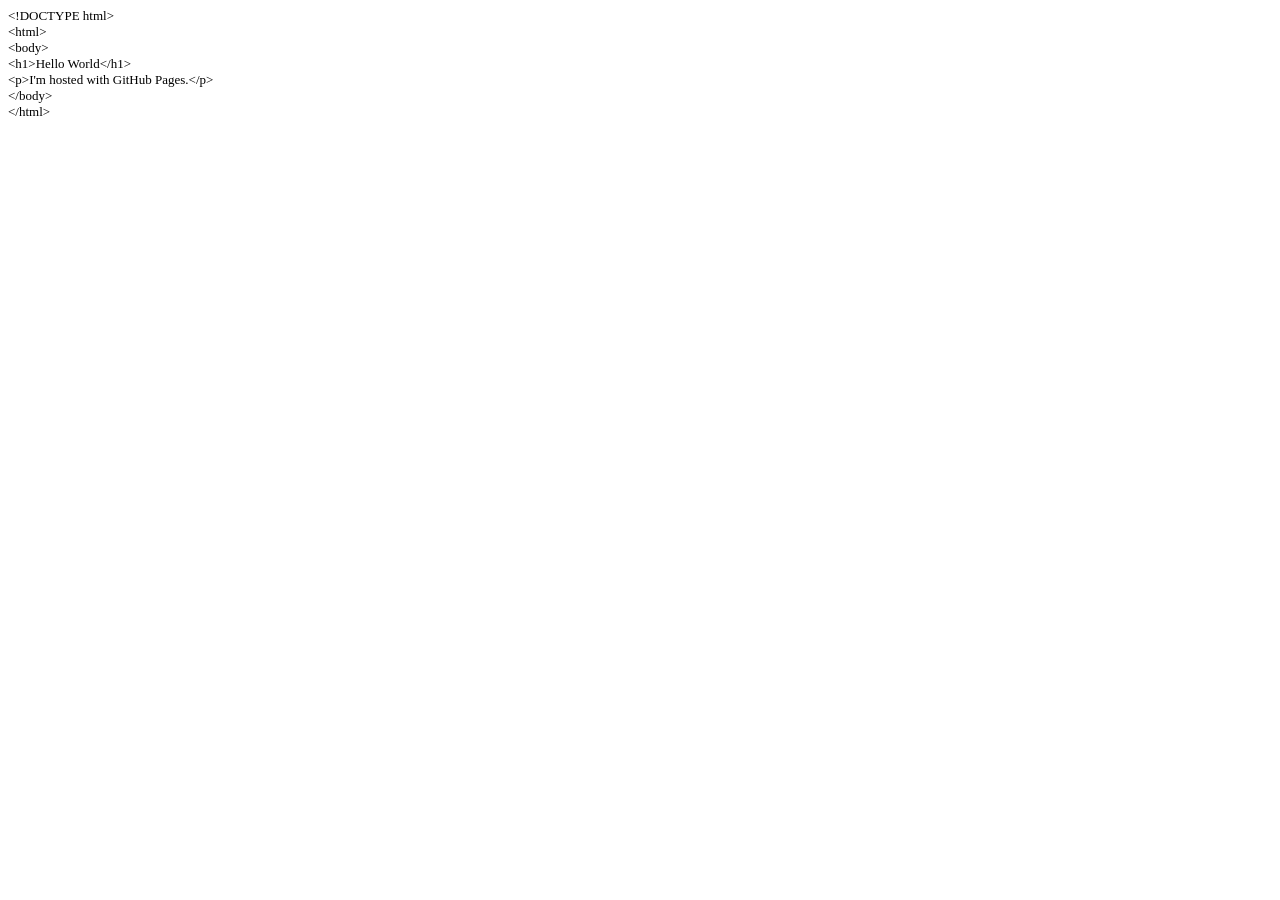
<file: index.htm>
<!DOCTYPE html PUBLIC "-//W3C//DTD HTML 4.01//EN" "http://www.w3.org/TR/html4/strict.dtd">
<html>
<head>
  <meta http-equiv="Content-Type" content="text/html; charset=utf-8">
  <meta http-equiv="Content-Style-Type" content="text/css">
  <title></title>
  <meta name="Generator" content="Cocoa HTML Writer">
  <meta name="CocoaVersion" content="2575.4">
  <style type="text/css">
    p.p1 {margin: 0.0px 0.0px 0.0px 0.0px; font: 13.0px 'Helvetica Neue'}
  </style>
</head>
<body>
<p class="p1">&lt;!DOCTYPE html&gt;</p>
<p class="p1">&lt;html&gt;</p>
<p class="p1">&lt;body&gt;</p>
<p class="p1">&lt;h1&gt;Hello World&lt;/h1&gt;</p>
<p class="p1">&lt;p&gt;I'm hosted with GitHub Pages.&lt;/p&gt;</p>
<p class="p1">&lt;/body&gt;</p>
<p class="p1">&lt;/html&gt;</p>
</body>
</html>
</file>
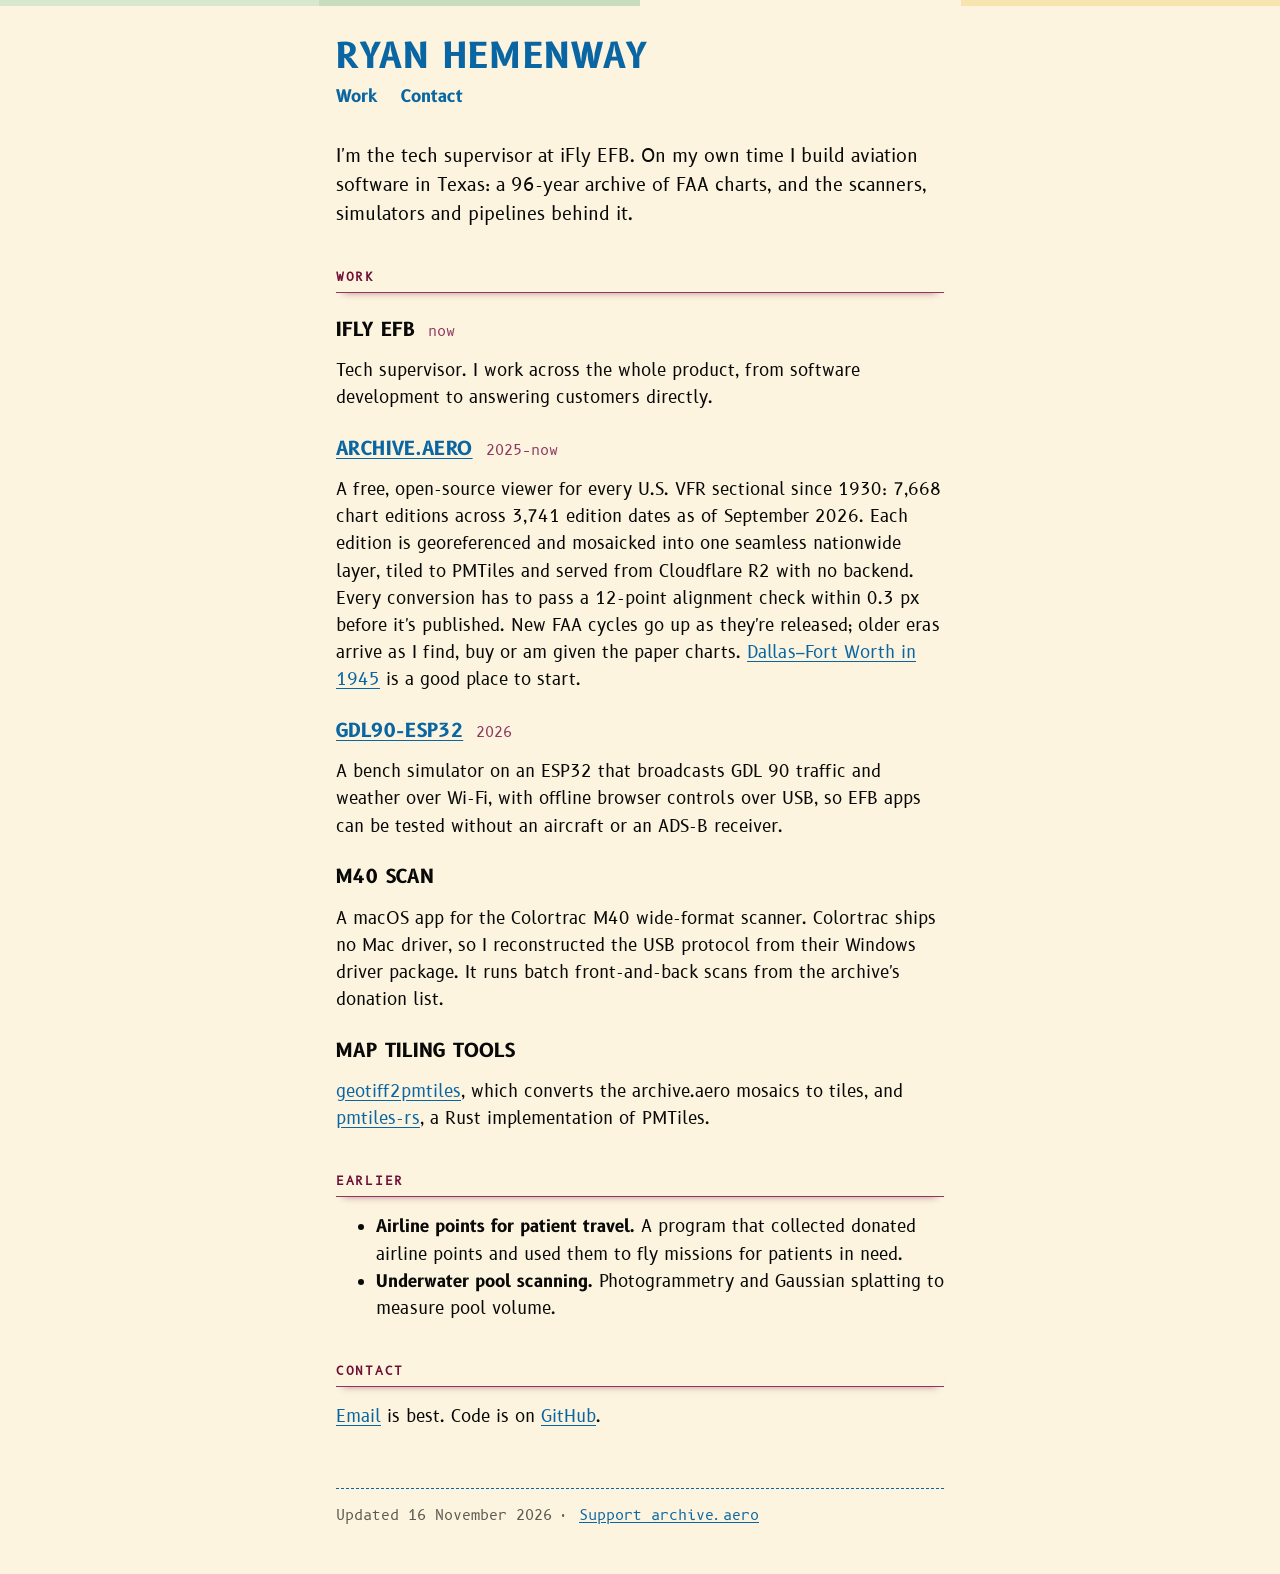
<file: index.html>
<!doctype html>
<html lang="en">
<head>
<meta charset="utf-8">
<meta name="viewport" content="width=device-width, initial-scale=1">
<title>Ryan Hemenway</title>
<meta name="description" content="Ryan Hemenway is the tech supervisor at iFly EFB and builds archive.aero, every U.S. VFR sectional since 1930 on one timeline.">
<link rel="canonical" href="https://ryanhemenway.com/">
<meta property="og:type" content="website">
<meta property="og:title" content="Ryan Hemenway">
<meta property="og:description" content="Tech supervisor at iFly EFB, and builder of archive.aero: every U.S. sectional since 1930 on one timeline.">
<meta property="og:url" content="https://ryanhemenway.com/">
<meta property="og:image" content="https://ryanhemenway.com/img/og.jpg">
<meta name="twitter:card" content="summary_large_image">
<link rel="stylesheet" href="/style.css">
</head>
<body>
<header class="h-card">
  <h1 class="p-name">Ryan Hemenway</h1>
  <nav>
    <a href="#work">Work</a>
    <a href="/contact.html">Contact</a>
  </nav>
  <p class="lede p-note">I'm the tech supervisor at <span class="p-org">iFly EFB</span>. On my own time I build aviation software in Texas: a 96-year archive of FAA charts, and the scanners, simulators and pipelines behind it.</p>
</header>

<main>
  <h2 id="work">Work</h2>

  <h3>iFly EFB <span class="meta">now</span></h3>
  <p><span class="p-job-title">Tech supervisor.</span> I work across the whole product, from software development to answering customers directly.</p>

  <h3><a href="https://archive.aero">archive.aero</a> <span class="meta">2025–now</span></h3>
  <p>A free, open-source viewer for every U.S. VFR sectional since 1930: 7,668 chart editions across 3,741 edition dates as of September 2026. Each edition is georeferenced and mosaicked into one seamless nationwide layer, tiled to PMTiles and served from Cloudflare R2 with no backend. Every conversion has to pass a 12-point alignment check within 0.3 px before it's published. New FAA cycles go up as they're released; older eras arrive as I find, buy or am given the paper charts.
  <a href="https://archive.aero/?date=1945-06-01&amp;lat=32.85&amp;lng=-96.85&amp;zoom=9">Dallas–Fort Worth in 1945</a> is a good place to start.</p>

  <h3><a href="https://github.com/hemenway/gdl90-esp32">gdl90-esp32</a> <span class="meta">2026</span></h3>
  <p>A bench simulator on an ESP32 that broadcasts GDL 90 traffic and weather over Wi-Fi, with offline browser controls over USB, so EFB apps can be tested without an aircraft or an ADS-B receiver.</p>

  <h3>M40 Scan</h3>
  <p>A macOS app for the Colortrac M40 wide-format scanner. Colortrac ships no Mac driver, so I reconstructed the USB protocol from their Windows driver package. It runs batch front-and-back scans from the archive's donation list.</p>

  <h3>Map tiling tools</h3>
  <p><a href="https://github.com/hemenway/geotiff2pmtiles">geotiff2pmtiles</a>, which converts the archive.aero mosaics to tiles, and <a href="https://github.com/hemenway/pmtiles-rs">pmtiles-rs</a>, a Rust implementation of PMTiles.</p>

  <h2 id="earlier">Earlier</h2>
  <ul>
    <li><strong>Airline points for patient travel.</strong> A program that collected donated airline points and used them to fly missions for patients in need.</li>
    <li><strong>Underwater pool scanning.</strong> Photogrammetry and Gaussian splatting to measure pool volume.</li>
  </ul>

  <h2 id="contact">Contact</h2>
  <p><a class="u-email" href="mailto:00-wheel-ankles@icloud.com">Email</a> is best. Code is on <a rel="me" href="https://github.com/hemenway">GitHub</a>.</p>
</main>

<footer>
  Updated 16 November 2026 ·
  <a href="https://buymeacoffee.com/ryanhemenway">Support archive.aero</a>
</footer>
<script data-goatcounter="https://hemenway.goatcounter.com/count" async src="https://gc.zgo.at/count.js"></script>
</body>
</html>
</file>
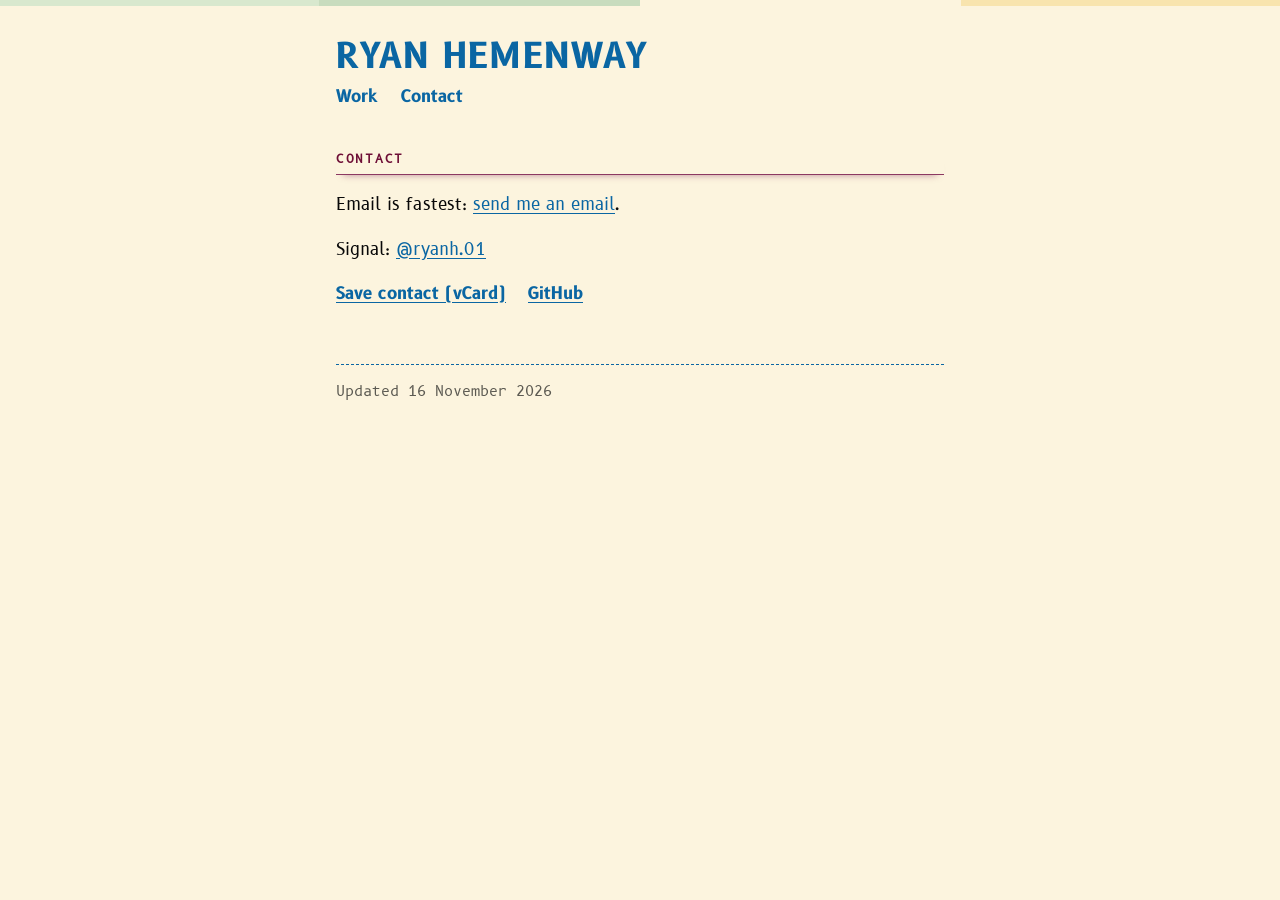
<file: contact.html>
<!doctype html>
<html lang="en">
<head>
<meta charset="utf-8">
<meta name="viewport" content="width=device-width, initial-scale=1">
<title>Contact · Ryan Hemenway</title>
<meta name="description" content="How to reach Ryan Hemenway.">
<link rel="canonical" href="https://ryanhemenway.com/contact.html">
<link rel="stylesheet" href="/style.css">
</head>
<body>
<header>
  <h1><a href="/" style="color:inherit;text-decoration:none">Ryan Hemenway</a></h1>
  <nav>
    <a href="/#work">Work</a>
    <a href="/contact.html">Contact</a>
  </nav>
</header>

<main class="h-card">
  <h2>Contact</h2>
  <p>Email is fastest: <a class="u-email" href="mailto:00-wheel-ankles@icloud.com">send me an email</a>.</p>
  <p>Signal: <a href="https://signal.me/#eu/59IIe5qTwwt0dtXeT381KWmg3sx8RgnXX4QPgTlv_g4oUBYsHK1PRI5F96ia_LX9">@ryanh.01</a></p>
  <p class="links">
    <a href="/ryan-hemenway.vcf">Save contact (vCard)</a>
    <a rel="me" href="https://github.com/hemenway">GitHub</a>
  </p>
  <span class="p-name" hidden>Ryan Hemenway</span>
  <a class="u-url" href="https://ryanhemenway.com/" hidden>ryanhemenway.com</a>
</main>

<footer>Updated 16 November 2026</footer>
<script data-goatcounter="https://hemenway.goatcounter.com/count" async src="https://gc.zgo.at/count.js"></script>
</body>
</html>
</file>
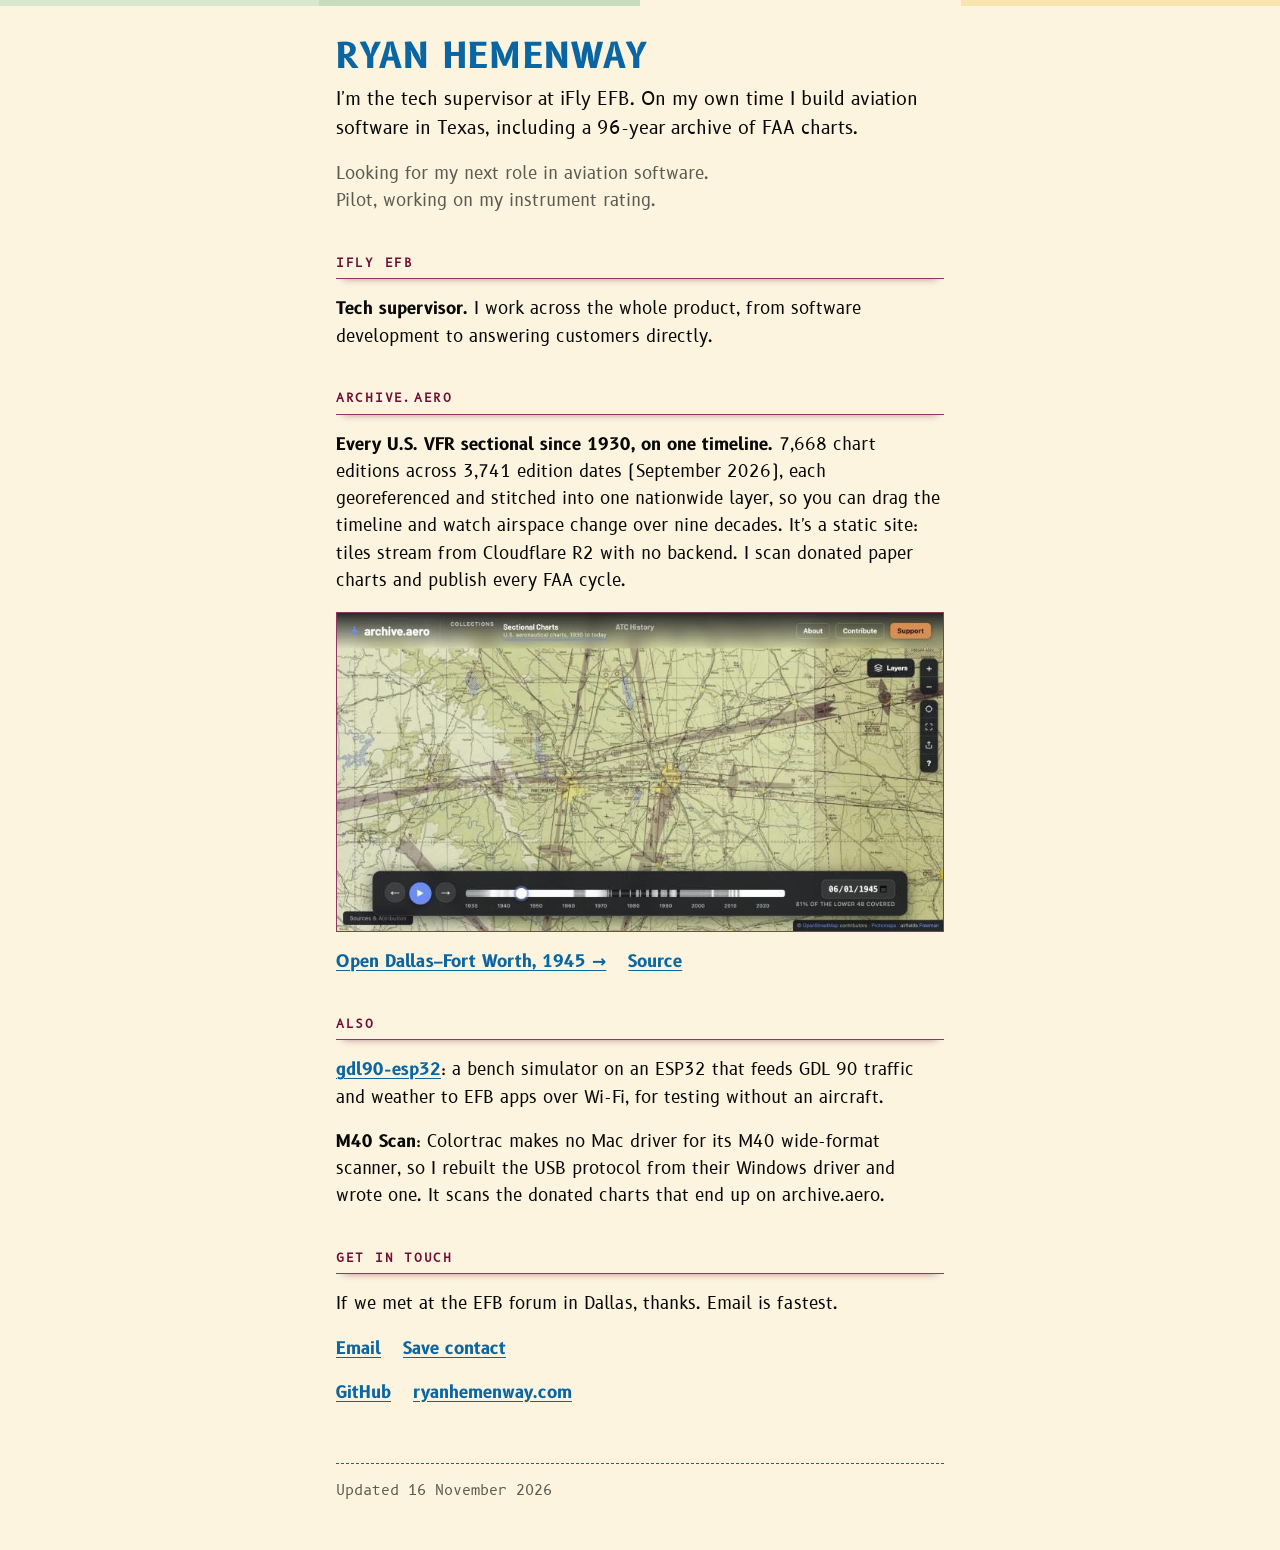
<file: hi.html>
<!doctype html>
<html lang="en">
<head>
<meta charset="utf-8">
<meta name="viewport" content="width=device-width, initial-scale=1">
<title>Ryan Hemenway</title>
<meta name="description" content="Tech supervisor at iFly EFB. I also build archive.aero, every U.S. VFR sectional since 1930 on one timeline.">
<link rel="canonical" href="https://ryanhemenway.com/hi">
<meta property="og:type" content="profile">
<meta property="og:title" content="Ryan Hemenway">
<meta property="og:description" content="Tech supervisor at iFly EFB, and builder of archive.aero: every U.S. sectional since 1930 on one timeline.">
<meta property="og:url" content="https://ryanhemenway.com/hi">
<meta property="og:image" content="https://ryanhemenway.com/img/og.jpg">
<meta name="twitter:card" content="summary_large_image">
<link rel="preload" href="/fonts/b612-latin-400-normal.woff2" as="font" type="font/woff2" crossorigin>
<link rel="stylesheet" href="/style.css">
</head>
<body>
<main class="h-card">
  <!-- Optional: a small headshot (~15 KB) helps people remember which of
       40 conversations you were. Add it as /img/ryan.jpg and uncomment.
  <img class="u-photo" src="/img/ryan.jpg" width="96" height="96" alt="Ryan Hemenway" style="border-radius:50%">
  -->
  <h1 class="p-name">Ryan Hemenway</h1>
  <p class="lede p-note">I'm the tech supervisor at <span class="p-org">iFly EFB</span>. On my own time I build aviation software in Texas, including a 96-year archive of FAA charts.</p>
  <p class="muted">Looking for my next role in aviation software.<br>
  Pilot, working on my instrument rating.</p>

  <h2>iFly EFB</h2>
  <p><strong class="p-job-title">Tech supervisor.</strong> I work across the whole product, from software development to answering customers directly.</p>

  <h2>archive.aero</h2>
  <p><strong>Every U.S. VFR sectional since 1930, on one timeline.</strong>
  7,668 chart editions across 3,741 edition dates (September 2026), each georeferenced and stitched into one nationwide layer, so you can drag the timeline and watch airspace change over nine decades. It's a static site: tiles stream from Cloudflare R2 with no backend. I scan donated paper charts and publish every FAA cycle.</p>
  <a href="https://archive.aero/?date=1945-06-01&amp;lat=32.85&amp;lng=-96.85&amp;zoom=9"><img class="shot" src="/img/dfw-1945.jpg" width="800" height="420" alt="archive.aero showing the 1945 Dallas–Fort Worth sectional"></a>
  <p class="links"><a href="https://archive.aero/?date=1945-06-01&amp;lat=32.85&amp;lng=-96.85&amp;zoom=9">Open Dallas–Fort Worth, 1945 →</a> <a href="https://github.com/hemenway/archive.aero">Source</a></p>

  <h2>Also</h2>
  <p><strong><a href="https://github.com/hemenway/gdl90-esp32">gdl90-esp32</a></strong>: a bench simulator on an ESP32 that feeds GDL 90 traffic and weather to EFB apps over Wi-Fi, for testing without an aircraft.</p>
  <p><strong>M40 Scan</strong>: Colortrac makes no Mac driver for its M40 wide-format scanner, so I rebuilt the USB protocol from their Windows driver and wrote one. It scans the donated charts that end up on archive.aero.</p>

  <h2>Get in touch</h2>
  <p>If we met at the EFB forum in Dallas, thanks. Email is fastest.</p>
  <p class="links">
    <a class="u-email" href="mailto:00-wheel-ankles@icloud.com">Email</a>
    <a href="/ryan-hemenway.vcf">Save contact</a>
  </p>
  <p class="links">
    <a rel="me" href="https://github.com/hemenway">GitHub</a>
    <a class="u-url" href="https://ryanhemenway.com/">ryanhemenway.com</a>
  </p>
</main>
<footer>Updated 16 November 2026</footer>
<script data-goatcounter="https://hemenway.goatcounter.com/count" async src="https://gc.zgo.at/count.js"></script>
</body>
</html>
</file>
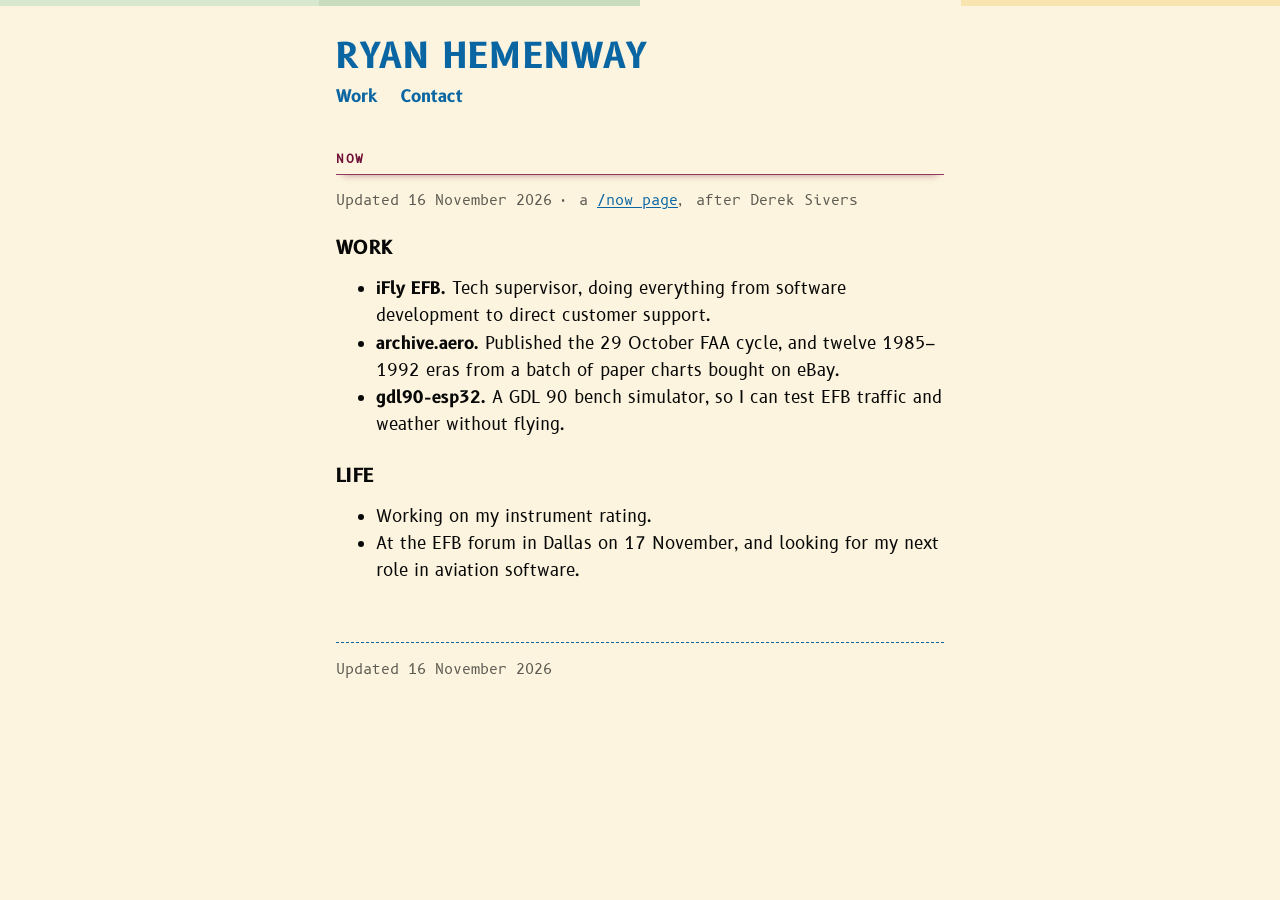
<file: now.html>
<!doctype html>
<html lang="en">
<head>
<meta charset="utf-8">
<meta name="viewport" content="width=device-width, initial-scale=1">
<title>Now · Ryan Hemenway</title>
<meta name="description" content="What Ryan Hemenway is working on now.">
<link rel="canonical" href="https://ryanhemenway.com/now.html">
<link rel="stylesheet" href="/style.css">
</head>
<body>
<header>
  <h1><a href="/" style="color:inherit;text-decoration:none">Ryan Hemenway</a></h1>
  <nav>
    <a href="/#work">Work</a>
    <a href="/contact.html">Contact</a>
  </nav>
</header>

<main>
  <h2>Now</h2>
  <p class="meta">Updated 16 November 2026 · a <a href="https://nownownow.com/about">/now page</a>, after Derek Sivers</p>

  <h3>Work</h3>
  <ul>
    <li><strong>iFly EFB.</strong> Tech supervisor, doing everything from software development to direct customer support.</li>
    <li><strong>archive.aero.</strong> Published the 29 October FAA cycle, and twelve 1985–1992 eras from a batch of paper charts bought on eBay.</li>
    <li><strong>gdl90-esp32.</strong> A GDL 90 bench simulator, so I can test EFB traffic and weather without flying.</li>
  </ul>

  <h3>Life</h3>
  <ul>
    <li>Working on my instrument rating.</li>
    <li>At the EFB forum in Dallas on 17 November, and looking for my next role in aviation software.</li>
  </ul>
</main>

<footer>Updated 16 November 2026</footer>
<script data-goatcounter="https://hemenway.goatcounter.com/count" async src="https://gc.zgo.at/count.js"></script>
</body>
</html>
</file>
<file: style.css>
/* ryanhemenway.com — one stylesheet for every page. No scripts.

   The page is drawn like a VFR sectional. Every colour below is one
   chartvec measured off the printed Dallas–Ft Worth sectional:
     paper      elevation tint C (2,000–3,000 ft)   #fcf4de
     strip      elevation tints A–D, low to high    #d8e8ce #c8dcbe #fcf4de #f8e4ae
     links      teal, towered airports and water    #0a66a3
     labels     maroon, airspace and airport data   #6e0e36 / #8c3861
     selection  urban-area yellow                   #f8f850
     ink        chart black                         #080808

   Headings use Helvetica Neue Condensed Bold where the device has it
   (every Mac, iPhone and iPad), the face sectionals letter airport names
   in; nothing is downloaded for it. Body text is B612, the open-source
   family Airbus commissioned for cockpit displays (SIL OFL, in /fonts). */

@font-face {
  font-family: "B612";
  src: url("/fonts/b612-latin-400-normal.woff2") format("woff2");
  font-weight: 400;
  font-display: swap;
}
@font-face {
  font-family: "B612";
  src: url("/fonts/b612-latin-700-normal.woff2") format("woff2");
  font-weight: 700;
  font-display: swap;
}
@font-face {
  font-family: "B612 Mono";
  src: url("/fonts/b612-mono-latin-400-normal.woff2") format("woff2");
  font-weight: 400;
  font-display: swap;
}

:root {
  --bg: #fcf4de;
  --text: #080808;
  --muted: #5c5a52;
  --rule: #d9cfae;
  --link: #0a66a3;
  --label: #6e0e36;
  --label-2: #8c3861;
  --tint-a: #d8e8ce;
  --tint-b: #c8dcbe;
  --tint-c: #fcf4de;
  --tint-d: #f8e4ae;
  --urban: #f8f850;
  --todo-bg: #f8f850;
  --cond: "HelveticaNeue-CondensedBold", "Helvetica Neue Condensed Bold", "B612", sans-serif;
}
/* Night: the same inks lifted to read on a dark cockpit display. */
@media (prefers-color-scheme: dark) {
  :root {
    --bg: #12161a;
    --text: #ece6d4;
    --muted: #a39d8c;
    --rule: #2e3338;
    --link: #6fb3e6;
    --label: #e392b8;
    --label-2: #c97aa0;
    --tint-a: #3d4a36;
    --tint-b: #34442f;
    --tint-c: #4d4733;
    --tint-d: #5c4f2a;
    --urban: #6b6a1c;
    --todo-bg: #5a5900;
  }
}

* { box-sizing: border-box; }

/* The four elevation tints, lowest to highest, across the top edge. */
html {
  background: var(--bg);
  border-top: 6px solid;
  border-image: linear-gradient(90deg,
    var(--tint-a) 0 25%, var(--tint-b) 25% 50%,
    var(--tint-c) 50% 75%, var(--tint-d) 75% 100%) 1;
}

body {
  margin: 0 auto;
  max-width: 40rem;
  padding: 2rem 1rem 3rem;
  background: var(--bg);
  color: var(--text);
  font: 17px/1.6 "B612", system-ui, sans-serif;
}

::selection { background: var(--urban); color: #080808; }

/* Dates, figures and section labels read like an airport data block. */
.meta, h2, footer, .warn { font-family: "B612 Mono", ui-monospace, monospace; }

a { color: var(--link); text-underline-offset: 0.15em; }
a:hover { color: var(--label-2); }

h1, h2, h3 { line-height: 1.15; }

/* The name is lettered like a towered airport on the chart. */
h1 {
  font-family: var(--cond);
  font-weight: 700;
  font-size: 2.2rem;
  text-transform: uppercase;
  letter-spacing: 0.02em;
  color: var(--link);
  margin: 0 0 0.35rem;
}
h1 a { color: inherit; text-decoration: none; }

/* Section labels in maroon, over a fading band like the Class E vignette. */
h2 {
  font-size: 0.78rem;
  text-transform: uppercase;
  letter-spacing: 0.14em;
  color: var(--label);
  margin: 2.6rem 0 0.9rem;
  padding-bottom: 0.45rem;
  border-bottom: 1px solid var(--label-2);
  box-shadow: 0 7px 7px -7px color-mix(in srgb, var(--label-2) 55%, transparent);
}

h3 {
  font-family: var(--cond);
  font-weight: 700;
  font-size: 1.2rem;
  text-transform: uppercase;
  letter-spacing: 0.02em;
  margin: 1.6rem 0 0.25rem;
}
h3 .meta { text-transform: none; letter-spacing: 0; font-weight: 400; margin-left: 0.35rem; color: var(--label-2); }

nav { margin: 0 0 2rem; font-weight: 700; }
nav a { margin-right: 1.1rem; text-decoration: none; }
nav a:hover { text-decoration: underline; }

.lede { font-size: 1.12rem; margin: 0.5rem 0 0; }
.muted { color: var(--muted); }
.meta { font-size: 0.85rem; font-variant-numeric: tabular-nums; color: var(--muted); }

.shot {
  display: block; width: 100%; height: auto;
  border: 1px solid var(--label-2);
  margin: 0.75rem 0 0.35rem;
}

.links a { margin-right: 1rem; font-weight: 700; }

.warn { font-size: 0.85rem; color: var(--muted); }

footer {
  margin-top: 3.5rem;
  padding-top: 1rem;
  border-top: 1px dashed var(--link);   /* Class D: blue, dashed */
  font-size: 0.85rem;
  color: var(--muted);
}
footer a { margin-right: 1rem; }

/* Things Ryan still has to fill in. Search the repo for class="todo"
   before publishing; there should be none left. */
.todo { background: var(--todo-bg); padding: 0 0.2em; }
</file>
